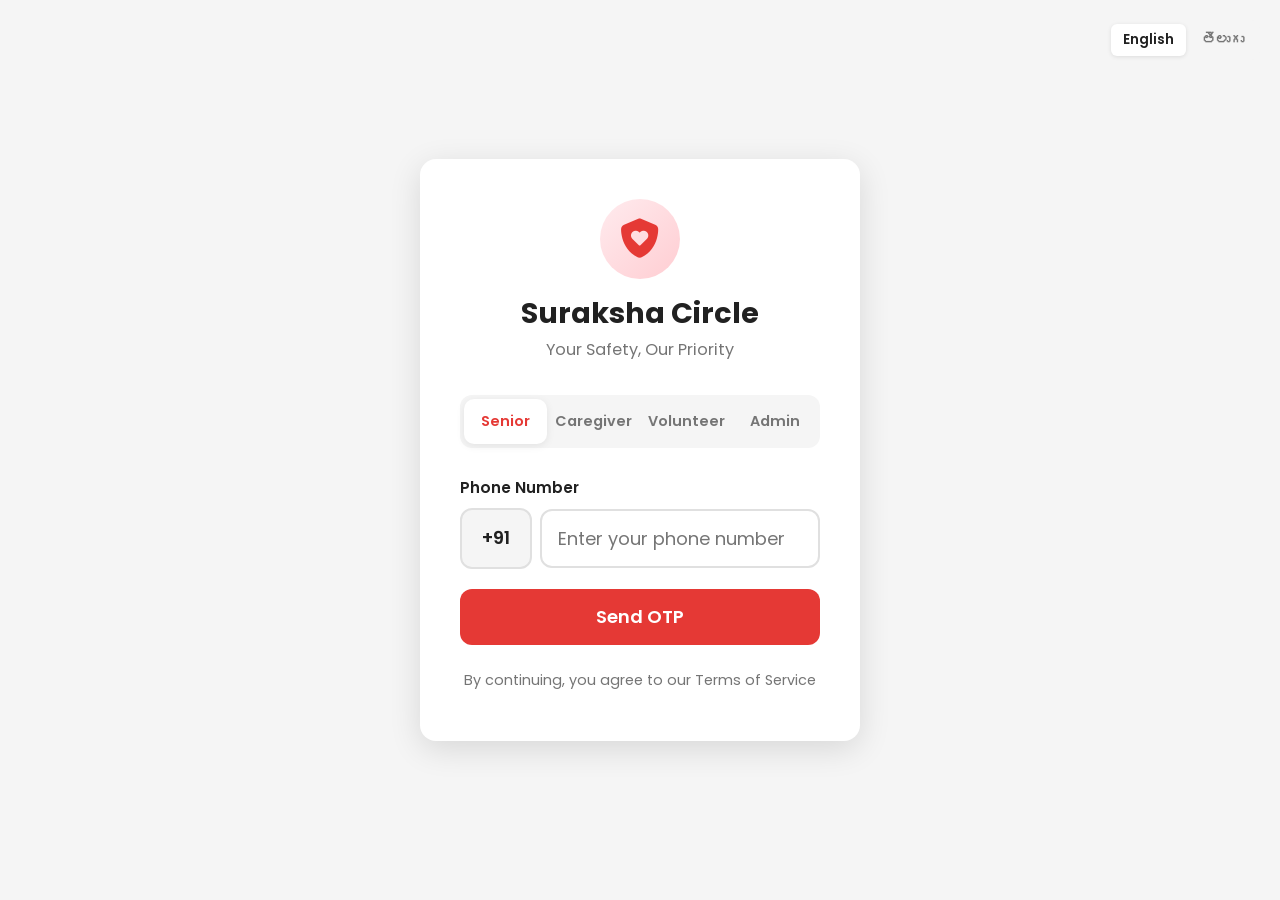
<file: 2nd project/index.html>
<!DOCTYPE html>
<html lang="en">
<head>
  <meta charset="UTF-8">
  <meta name="viewport" content="width=device-width, initial-scale=1.0">
  <title>Suraksha Circle – Login</title>
  <meta name="description" content="Suraksha Circle – Smart Senior Citizen Safety Web App. Login to access emergency services, medicine reminders, and health monitoring.">
  <link href="https://fonts.googleapis.com/css2?family=Poppins:wght@400;600;700&display=swap" rel="stylesheet">
  <link rel="stylesheet" href="https://cdnjs.cloudflare.com/ajax/libs/font-awesome/6.5.0/css/all.min.css">
  <link rel="stylesheet" href="css/style.css">
  <style>
    .login-page {
      min-height: 100vh;
      display: flex;
      align-items: center;
      justify-content: center;
      background: var(--bg);
      padding: 20px;
      position: relative;
    }

    .login-lang-toggle {
      position: absolute;
      top: 20px;
      right: 20px;
    }

    .login-card {
      background: var(--card-bg);
      border-radius: var(--radius-lg);
      padding: 40px;
      max-width: 440px;
      width: 100%;
      box-shadow: var(--shadow-lg);
      animation: fadeInUp 0.6s ease;
    }

    .login-logo {
      text-align: center;
      margin-bottom: 32px;
    }

    .login-logo .shield-icon {
      width: 80px;
      height: 80px;
      border-radius: 50%;
      background: linear-gradient(135deg, #FFEBEE, #FFCDD2);
      display: flex;
      align-items: center;
      justify-content: center;
      margin: 0 auto 16px;
    }

    .login-logo .shield-icon i {
      font-size: 2.2rem;
      color: var(--primary);
    }

    .login-logo h1 {
      font-size: 1.6rem;
      color: var(--text-primary);
      margin-bottom: 4px;
    }

    .login-logo p {
      color: var(--text-secondary);
      font-size: 0.9rem;
    }

    /* Role Tabs */
    .role-tabs {
      display: flex;
      background: var(--bg);
      border-radius: var(--radius);
      padding: 4px;
      margin-bottom: 28px;
    }

    .role-tabs button {
      flex: 1;
      padding: 12px 8px;
      border-radius: 10px;
      font-size: 0.8rem;
      font-weight: 600;
      background: transparent;
      color: var(--text-secondary);
      border: none;
      transition: var(--transition);
      min-height: auto;
    }

    .role-tabs button.active {
      background: var(--card-bg);
      color: var(--primary);
      box-shadow: 0 2px 8px rgba(0,0,0,0.08);
    }

    /* Phone Input */
    .phone-input-wrapper {
      display: flex;
      align-items: center;
      gap: 8px;
      margin-bottom: 20px;
    }

    .country-code {
      min-width: 72px;
      text-align: center;
      background: var(--bg);
      border: 2px solid var(--border);
      border-radius: var(--radius);
      padding: 14px 8px;
      font-weight: 600;
      color: var(--text-primary);
      font-size: 1rem;
    }

    .phone-input-wrapper input {
      flex: 1;
    }

    /* OTP Section */
    .otp-section {
      display: none;
      animation: fadeInUp 0.4s ease;
    }

    .otp-section.visible {
      display: block;
    }

    .otp-boxes {
      display: flex;
      gap: 10px;
      justify-content: center;
      margin: 20px 0;
    }

    .otp-boxes input {
      width: 52px;
      height: 60px;
      text-align: center;
      font-size: 1.4rem;
      font-weight: 700;
      border: 2px solid var(--border);
      border-radius: var(--radius);
      padding: 0;
      transition: var(--transition);
    }

    .otp-boxes input:focus {
      border-color: var(--secondary);
      box-shadow: 0 0 0 3px rgba(21,101,192,0.15);
    }

    .otp-timer {
      text-align: center;
      color: var(--text-secondary);
      font-size: 0.85rem;
      margin-bottom: 16px;
    }

    .otp-timer span {
      color: var(--primary);
      font-weight: 600;
    }

    .resend-link {
      color: var(--secondary);
      font-weight: 600;
      cursor: pointer;
      font-size: 0.85rem;
    }

    .resend-link:hover {
      text-decoration: underline;
    }

    .login-footer {
      text-align: center;
      margin-top: 24px;
      color: var(--text-secondary);
      font-size: 0.8rem;
    }

    @media (max-width: 480px) {
      .login-card {
        padding: 28px 20px;
      }

      .otp-boxes input {
        width: 44px;
        height: 52px;
        font-size: 1.2rem;
      }

      .role-tabs button {
        font-size: 0.72rem;
        padding: 10px 4px;
      }
    }
  </style>
</head>
<body>
  <div class="login-page">
    <!-- Language Toggle -->
    <div class="login-lang-toggle">
      <div class="lang-toggle">
        <button data-lang="en" class="active">English</button>
        <button data-lang="te">తెలుగు</button>
      </div>
    </div>

    <!-- Login Card -->
    <div class="login-card">
      <!-- Logo -->
      <div class="login-logo">
        <div class="shield-icon">
          <i class="fas fa-shield-heart"></i>
        </div>
        <h1 data-translate="Suraksha Circle">Suraksha Circle</h1>
        <p data-translate="Your Safety, Our Priority">Your Safety, Our Priority</p>
      </div>

      <!-- Role Tabs -->
      <div class="role-tabs" id="roleTabs">
        <button class="active" data-role="senior" data-translate="Senior">Senior</button>
        <button data-role="caregiver" data-translate="Caregiver">Caregiver</button>
        <button data-role="volunteer" data-translate="Volunteer">Volunteer</button>
        <button data-role="admin" data-translate="Admin">Admin</button>
      </div>

      <!-- Phone Input -->
      <div id="phoneSection">
        <div class="form-group">
          <label for="phoneInput" data-translate="Phone Number">Phone Number</label>
          <div class="phone-input-wrapper">
            <span class="country-code">+91</span>
            <input type="tel" id="phoneInput" placeholder="Enter your phone number" maxlength="10" inputmode="numeric">
          </div>
          <p class="form-error" id="phoneError">Please enter a valid 10-digit phone number</p>
        </div>
        <button class="btn btn-primary btn-block" id="sendOtpBtn" data-translate="Send OTP">
          Send OTP
        </button>
      </div>

      <!-- OTP Section -->
      <div class="otp-section" id="otpSection">
        <p style="text-align:center; margin-bottom: 8px; font-weight: 600;" data-translate="Enter OTP">Enter OTP</p>
        <p style="text-align:center; color: var(--text-secondary); font-size: 0.85rem; margin-bottom: 16px;">
          OTP sent to <span id="maskedPhone"></span>
        </p>
        <div class="otp-boxes" id="otpBoxes">
          <input type="tel" maxlength="1" inputmode="numeric" data-index="0">
          <input type="tel" maxlength="1" inputmode="numeric" data-index="1">
          <input type="tel" maxlength="1" inputmode="numeric" data-index="2">
          <input type="tel" maxlength="1" inputmode="numeric" data-index="3">
          <input type="tel" maxlength="1" inputmode="numeric" data-index="4">
          <input type="tel" maxlength="1" inputmode="numeric" data-index="5">
        </div>
        <div class="otp-timer">
          Resend OTP in <span id="otpTimer">30</span>s
        </div>
        <button class="btn btn-primary btn-block" id="verifyBtn" data-translate="Verify & Login">
          Verify & Login
        </button>
        <p style="text-align:center; margin-top: 12px;">
          <span class="resend-link hidden" id="resendLink" onclick="resendOtp()">Resend OTP</span>
        </p>
      </div>

      <!-- Footer -->
      <div class="login-footer">
        <p>By continuing, you agree to our Terms of Service</p>
      </div>
    </div>
  </div>

  <!-- Toast Container -->
  <div class="toast-container"></div>

  <script src="data/mock-data.js"></script>
  <script src="js/app.js"></script>
  <script>
    /* ---- Login Page Logic ---- */
    const phoneInput = document.getElementById('phoneInput');
    const sendOtpBtn = document.getElementById('sendOtpBtn');
    const otpSection = document.getElementById('otpSection');
    const phoneSection = document.getElementById('phoneSection');
    const verifyBtn = document.getElementById('verifyBtn');
    const phoneError = document.getElementById('phoneError');
    const otpInputs = document.querySelectorAll('#otpBoxes input');
    let selectedRole = 'senior';
    let timerInterval;

    /* Role Tab Selection */
    document.querySelectorAll('#roleTabs button').forEach(btn => {
      btn.addEventListener('click', function() {
        document.querySelectorAll('#roleTabs button').forEach(b => b.classList.remove('active'));
        this.classList.add('active');
        selectedRole = this.dataset.role;
      });
    });

    /* Send OTP */
    sendOtpBtn.addEventListener('click', function() {
      const phone = phoneInput.value.trim();
      if (phone.length !== 10 || !/^\d{10}$/.test(phone)) {
        phoneError.classList.add('visible');
        phoneInput.classList.add('error');
        return;
      }
      phoneError.classList.remove('visible');
      phoneInput.classList.remove('error');

      // Show loading
      sendOtpBtn.innerHTML = '<span class="spinner"></span> Sending...';
      sendOtpBtn.disabled = true;

      setTimeout(() => {
        otpSection.classList.add('visible');
        document.getElementById('maskedPhone').textContent = `+91 ${phone.substring(0,2)}****${phone.substring(6)}`;
        sendOtpBtn.innerHTML = 'Send OTP';
        sendOtpBtn.disabled = true;
        sendOtpBtn.style.opacity = '0.5';
        showToast('OTP sent successfully!', 'success');
        otpInputs[0].focus();
        startTimer();
      }, 1200);
    });

    /* OTP Input Auto-focus */
    otpInputs.forEach((input, index) => {
      input.addEventListener('input', function() {
        if (this.value.length === 1 && index < 5) {
          otpInputs[index + 1].focus();
        }
      });
      input.addEventListener('keydown', function(e) {
        if (e.key === 'Backspace' && !this.value && index > 0) {
          otpInputs[index - 1].focus();
        }
      });
      // Paste support
      input.addEventListener('paste', function(e) {
        e.preventDefault();
        const text = (e.clipboardData || window.clipboardData).getData('text').replace(/\D/g, '');
        for (let i = 0; i < Math.min(text.length, 6); i++) {
          otpInputs[i].value = text[i];
        }
        if (text.length >= 6) otpInputs[5].focus();
      });
    });

    /* Verify OTP */
    verifyBtn.addEventListener('click', function() {
      let otp = '';
      otpInputs.forEach(input => otp += input.value);

      if (otp.length !== 6) {
        showToast('Please enter all 6 digits', 'warning');
        return;
      }

      verifyBtn.innerHTML = '<span class="spinner"></span> Verifying...';
      verifyBtn.disabled = true;

      setTimeout(() => {
        localStorage.setItem('suraksha-role', selectedRole);
        showToast('Login successful!', 'success');
        setTimeout(() => {
          redirectToDashboard(selectedRole);
        }, 800);
      }, 1500);
    });

    /* OTP Timer */
    function startTimer() {
      let seconds = 30;
      const timerEl = document.getElementById('otpTimer');
      const resendLink = document.getElementById('resendLink');

      clearInterval(timerInterval);
      timerInterval = setInterval(() => {
        seconds--;
        timerEl.textContent = seconds;
        if (seconds <= 0) {
          clearInterval(timerInterval);
          document.querySelector('.otp-timer').style.display = 'none';
          resendLink.classList.remove('hidden');
        }
      }, 1000);
    }

    function resendOtp() {
      document.querySelector('.otp-timer').style.display = 'block';
      document.getElementById('resendLink').classList.add('hidden');
      otpInputs.forEach(i => i.value = '');
      otpInputs[0].focus();
      startTimer();
      showToast('OTP resent!', 'success');
    }

    /* Phone input validation – only numbers */
    phoneInput.addEventListener('input', function() {
      this.value = this.value.replace(/\D/g, '');
      if (this.classList.contains('error') && this.value.length === 10) {
        this.classList.remove('error');
        phoneError.classList.remove('visible');
      }
    });
  </script>
</body>
</html>
</file>
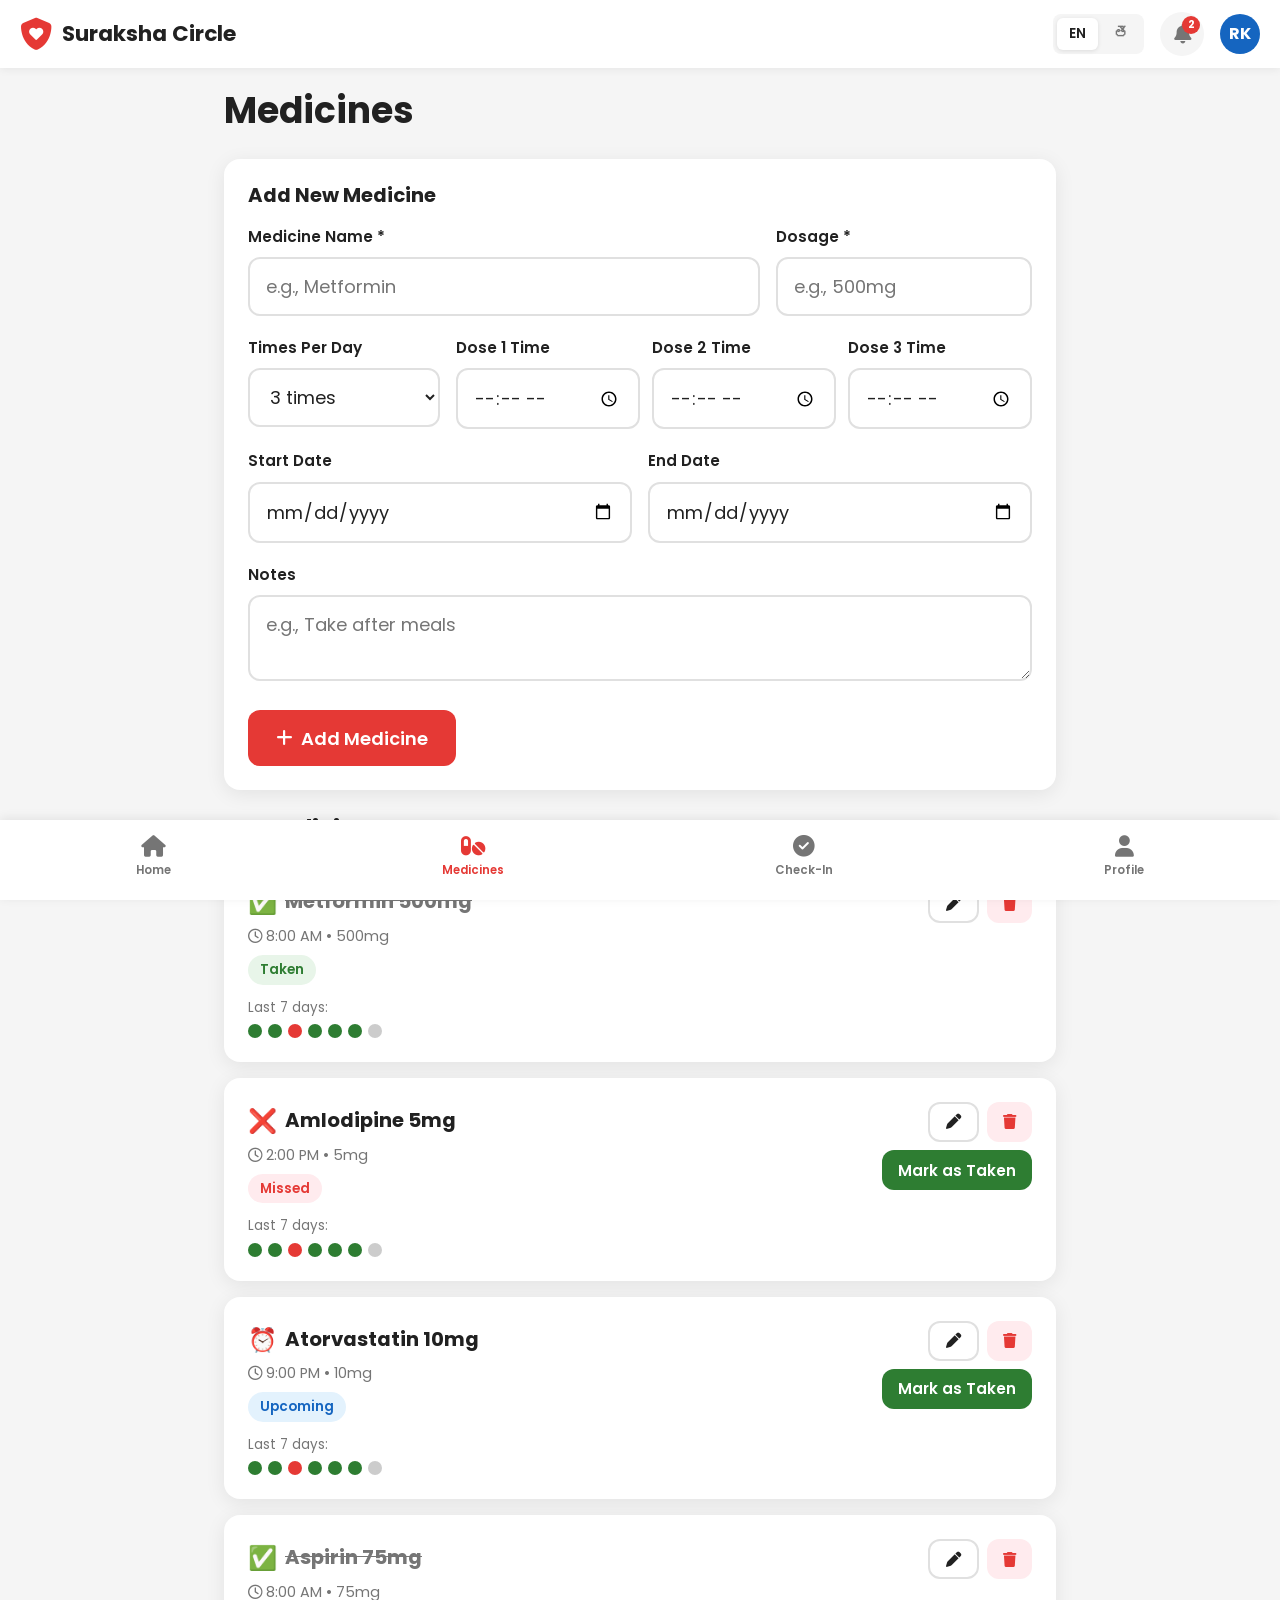
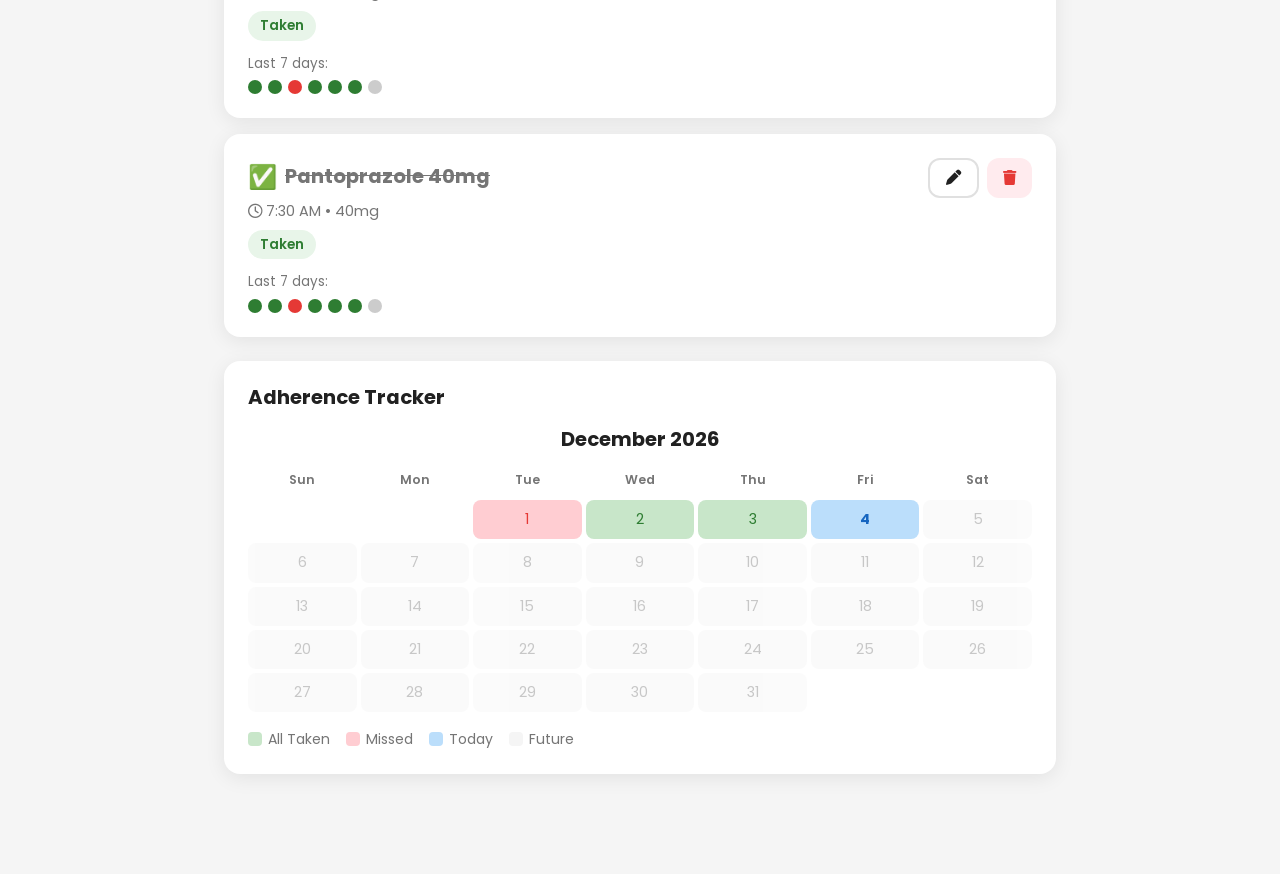
<file: 2nd project/medicines.html>
<!DOCTYPE html>
<html lang="en">
<head>
  <meta charset="UTF-8">
  <meta name="viewport" content="width=device-width, initial-scale=1.0">
  <title>Suraksha Circle – Medicine Management</title>
  <meta name="description" content="Manage daily medicines, track adherence, and view monthly compliance calendar.">
  <link href="https://fonts.googleapis.com/css2?family=Poppins:wght@400;600;700&display=swap" rel="stylesheet">
  <link rel="stylesheet" href="https://cdnjs.cloudflare.com/ajax/libs/font-awesome/6.5.0/css/all.min.css">
  <link rel="stylesheet" href="css/style.css">
</head>
<body>
  <div class="page-wrapper">
    <!-- Header -->
    <header class="app-header">
      <div class="logo"><i class="fas fa-shield-heart"></i><span>Suraksha Circle</span></div>
      <div class="header-actions">
        <div class="lang-toggle">
          <button data-lang="en" class="active">EN</button>
          <button data-lang="te">తె</button>
        </div>
        <button class="icon-btn"><i class="fas fa-bell"></i><span class="notification-badge">2</span></button>
        <div class="profile-dropdown">
          <div class="profile-avatar">RK</div>
          <div class="dropdown-menu">
            <a href="#"><i class="fas fa-user"></i> Profile</a>
            <a href="index.html"><i class="fas fa-arrow-right-arrow-left"></i> Switch Role</a>
            <div class="dropdown-divider"></div>
            <a href="#" onclick="logout()"><i class="fas fa-right-from-bracket"></i> Logout</a>
          </div>
        </div>
      </div>
    </header>

    <main class="main-content container">
      <h1 class="mb-3" data-translate="Medicines">💊 Medicines</h1>

      <!-- Add Medicine Form -->
      <div class="card mb-3 fade-on-scroll">
        <h3 class="card-title mb-2">Add New Medicine</h3>
        <form id="addMedicineForm">
          <div style="display:flex;gap:16px;flex-wrap:wrap;">
            <div class="form-group" style="flex:2;min-width:200px;">
              <label for="medName">Medicine Name *</label>
              <input type="text" id="medName" placeholder="e.g., Metformin" required>
              <p class="form-error" id="medNameError">Please enter medicine name</p>
            </div>
            <div class="form-group" style="flex:1;min-width:120px;">
              <label for="medDosage">Dosage *</label>
              <input type="text" id="medDosage" placeholder="e.g., 500mg" required>
              <p class="form-error" id="medDosageError">Please enter dosage</p>
            </div>
          </div>
          <div style="display:flex;gap:16px;flex-wrap:wrap;">
            <div class="form-group" style="flex:1;min-width:140px;">
              <label for="medTimesPerDay">Times Per Day</label>
              <select id="medTimesPerDay">
                <option value="1">1 time</option>
                <option value="2">2 times</option>
                <option value="3" selected>3 times</option>
              </select>
            </div>
            <div id="timeInputs" style="display:flex;gap:12px;flex-wrap:wrap;flex:3;min-width:200px;"></div>
          </div>
          <div style="display:flex;gap:16px;flex-wrap:wrap;">
            <div class="form-group" style="flex:1;min-width:140px;">
              <label for="medStartDate">Start Date</label>
              <input type="date" id="medStartDate">
            </div>
            <div class="form-group" style="flex:1;min-width:140px;">
              <label for="medEndDate">End Date</label>
              <input type="date" id="medEndDate">
            </div>
          </div>
          <div class="form-group">
            <label for="medNotes">Notes</label>
            <textarea id="medNotes" rows="2" placeholder="e.g., Take after meals" style="resize:vertical;"></textarea>
          </div>
          <button type="submit" class="btn btn-primary"><i class="fas fa-plus"></i> Add Medicine</button>
        </form>
      </div>

      <!-- Medicine List -->
      <h3 class="mb-2">My Medicines</h3>
      <div id="medicineListPage"></div>

      <!-- Adherence Calendar -->
      <div class="card mt-3 fade-on-scroll">
        <h3 class="card-title mb-2">Adherence Tracker</h3>
        <div id="adherenceCalendar"></div>
        <div style="display:flex;gap:16px;margin-top:16px;flex-wrap:wrap;">
          <div style="display:flex;align-items:center;gap:6px;font-size:0.78rem;color:var(--text-secondary);">
            <span style="width:14px;height:14px;border-radius:4px;background:#C8E6C9;display:inline-block;"></span> All Taken
          </div>
          <div style="display:flex;align-items:center;gap:6px;font-size:0.78rem;color:var(--text-secondary);">
            <span style="width:14px;height:14px;border-radius:4px;background:#FFCDD2;display:inline-block;"></span> Missed
          </div>
          <div style="display:flex;align-items:center;gap:6px;font-size:0.78rem;color:var(--text-secondary);">
            <span style="width:14px;height:14px;border-radius:4px;background:#BBDEFB;display:inline-block;"></span> Today
          </div>
          <div style="display:flex;align-items:center;gap:6px;font-size:0.78rem;color:var(--text-secondary);">
            <span style="width:14px;height:14px;border-radius:4px;background:#f5f5f5;display:inline-block;"></span> Future
          </div>
        </div>
      </div>
    </main>

    <!-- Bottom Nav -->
    <nav class="bottom-nav">
      <a href="senior.html"><i class="fas fa-house"></i><span>Home</span></a>
      <a href="medicines.html" class="active"><i class="fas fa-pills"></i><span>Medicines</span></a>
      <a href="senior.html"><i class="fas fa-circle-check"></i><span>Check-In</span></a>
      <a href="health-vault.html"><i class="fas fa-user"></i><span>Profile</span></a>
    </nav>
  </div>

  <script src="data/mock-data.js"></script>
  <script src="js/app.js"></script>
  <script src="js/medicines.js"></script>
</body>
</html>
</file>
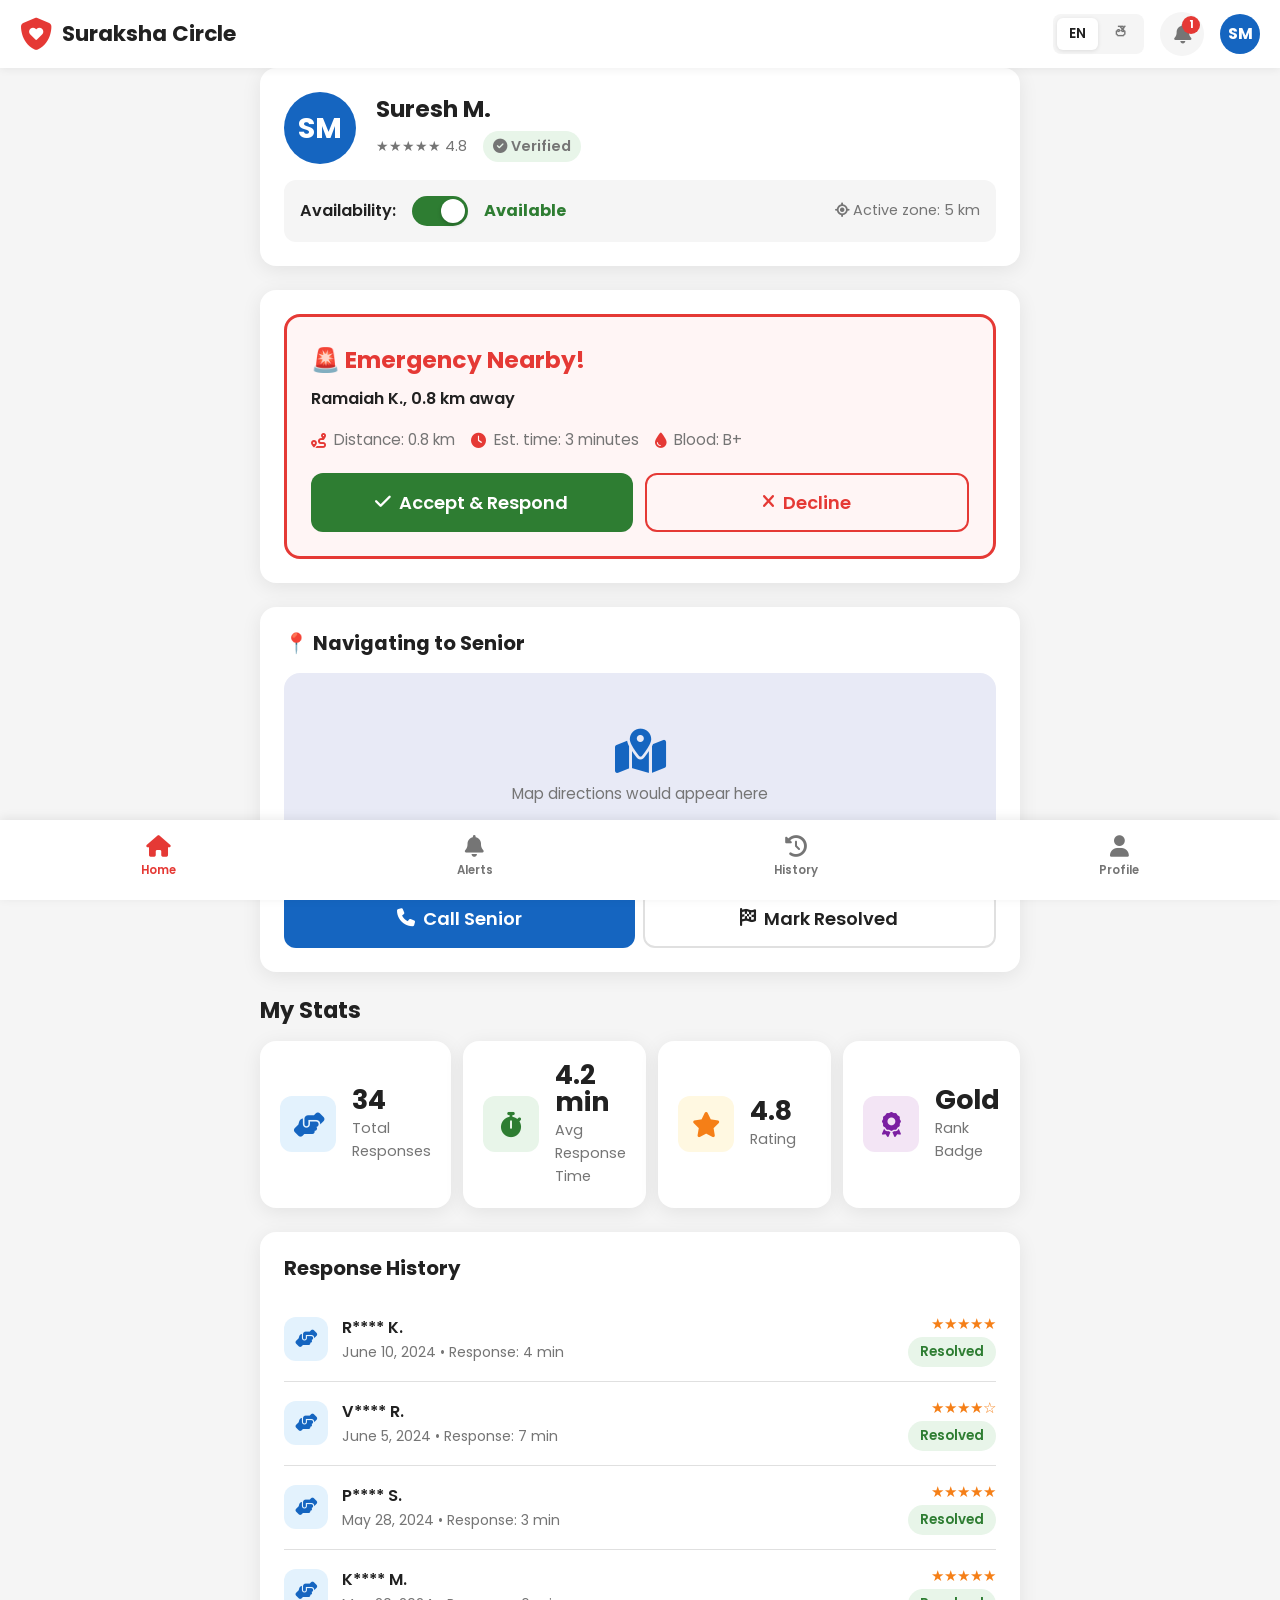
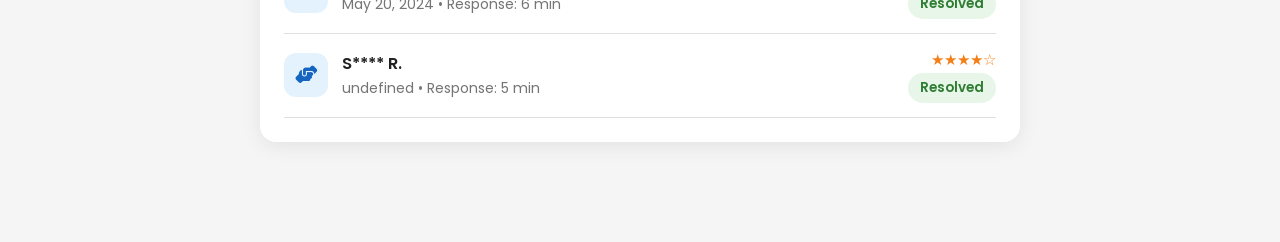
<file: 2nd project/volunteer.html>
<!DOCTYPE html>
<html lang="en">
<head>
  <meta charset="UTF-8">
  <meta name="viewport" content="width=device-width, initial-scale=1.0">
  <title>Suraksha Circle – Volunteer Panel</title>
  <meta name="description" content="Volunteer panel for accepting emergency alerts, managing availability, and tracking response history.">
  <link href="https://fonts.googleapis.com/css2?family=Poppins:wght@400;600;700&display=swap" rel="stylesheet">
  <link rel="stylesheet" href="https://cdnjs.cloudflare.com/ajax/libs/font-awesome/6.5.0/css/all.min.css">
  <link rel="stylesheet" href="css/style.css">
  <style>
    .volunteer-page { max-width: 800px; margin: 0 auto; padding: 0 20px 100px; }

    .volunteer-profile {
      display: flex; align-items: center; gap: 20px; flex-wrap: wrap;
    }
    .vol-avatar {
      width: 72px; height: 72px; border-radius: 50%;
      background: var(--secondary); color: white;
      display: flex; align-items: center; justify-content: center;
      font-size: 1.6rem; font-weight: 700; flex-shrink: 0;
    }
    .vol-info { flex: 1; min-width: 200px; }
    .vol-info h2 { font-size: 1.3rem; margin-bottom: 2px; }
    .vol-meta { display: flex; gap: 16px; align-items: center; flex-wrap: wrap; margin-top: 6px; }
    .vol-meta span { font-size: 0.8rem; color: var(--text-secondary); }
    .vol-stars { color: var(--warning); font-size: 0.9rem; }
    .verified-badge {
      display: inline-flex; align-items: center; gap: 4px;
      background: #E8F5E9; color: var(--accent); padding: 4px 10px;
      border-radius: 20px; font-size: 0.75rem; font-weight: 600;
    }

    .availability-row {
      display: flex; align-items: center; gap: 16px; margin-top: 16px;
      padding: 16px; background: var(--bg); border-radius: var(--radius);
    }
    .availability-row .avail-label { font-weight: 600; font-size: 0.9rem; }
    #availStatus { font-weight: 700; font-size: 0.9rem; color: var(--accent); }
    .zone-info { font-size: 0.8rem; color: var(--text-secondary); margin-left: auto; }

    /* Alert Card */
    .alert-card {
      border: 3px solid var(--primary); border-radius: var(--radius-lg);
      padding: 24px; background: #FFF5F5; animation: pulse-border 2s ease infinite;
    }
    @keyframes pulse-border {
      0%, 100% { border-color: var(--primary); }
      50% { border-color: #FFCDD2; }
    }
    @keyframes fadeOut {
      to { opacity: 0; transform: translateY(-10px); }
    }
    .alert-card .alert-title {
      font-size: 1.3rem; font-weight: 700; color: var(--primary); margin-bottom: 8px;
    }
    .alert-card .alert-details {
      display: flex; gap: 16px; flex-wrap: wrap; margin: 16px 0;
    }
    .alert-card .alert-details .detail {
      display: flex; align-items: center; gap: 8px; font-size: 0.85rem; color: var(--text-secondary);
    }
    .alert-card .alert-details .detail i { color: var(--primary); }
    .alert-actions { display: flex; gap: 12px; margin-top: 20px; }

    /* Response View */
    .response-view { display: none; }
    .response-map {
      background: #E8EAF6; border-radius: var(--radius-lg);
      height: 200px; display: flex; align-items: center; justify-content: center;
      flex-direction: column; margin-bottom: 16px;
    }
    .response-map i { font-size: 2.5rem; color: var(--secondary); margin-bottom: 8px; }
    .response-map p { font-size: 0.85rem; color: var(--text-secondary); }

    /* Stats */
    .vol-stats { display: grid; grid-template-columns: repeat(4, 1fr); gap: 12px; }
    @media (max-width: 600px) {
      .vol-stats { grid-template-columns: repeat(2, 1fr); }
      .volunteer-profile { flex-direction: column; align-items: flex-start; }
      .vol-info { min-width: auto; }
      .alert-actions { flex-direction: column; }
    }
  </style>
</head>
<body>
  <div class="page-wrapper">
    <!-- Header -->
    <header class="app-header">
      <div class="logo">
        <i class="fas fa-shield-heart"></i>
        <span>Suraksha Circle</span>
      </div>
      <div class="header-actions">
        <div class="lang-toggle">
          <button data-lang="en" class="active">EN</button>
          <button data-lang="te">తె</button>
        </div>
        <button class="icon-btn"><i class="fas fa-bell"></i><span class="notification-badge">1</span></button>
        <div class="profile-dropdown">
          <div class="profile-avatar">SM</div>
          <div class="dropdown-menu">
            <a href="#"><i class="fas fa-user"></i> Profile</a>
            <a href="index.html"><i class="fas fa-arrow-right-arrow-left"></i> Switch Role</a>
            <div class="dropdown-divider"></div>
            <a href="#" onclick="logout()"><i class="fas fa-right-from-bracket"></i> Logout</a>
          </div>
        </div>
      </div>
    </header>

    <!-- Main Content -->
    <main class="volunteer-page main-content">
      <!-- Profile Card -->
      <div class="card mb-3 fade-on-scroll">
        <div class="volunteer-profile">
          <div class="vol-avatar">SM</div>
          <div class="vol-info">
            <h2>Suresh M.</h2>
            <div class="vol-meta">
              <span class="vol-stars">★★★★★ 4.8</span>
              <span class="verified-badge"><i class="fas fa-circle-check"></i> Verified</span>
            </div>
          </div>
        </div>
        <div class="availability-row">
          <span class="avail-label">Availability:</span>
          <label class="toggle-switch">
            <input type="checkbox" id="availabilityToggle" checked>
            <span class="toggle-slider"></span>
          </label>
          <span id="availStatus">Available</span>
          <span class="zone-info"><i class="fas fa-location-crosshairs"></i> Active zone: 5 km</span>
        </div>
      </div>

      <!-- Incoming Alert -->
      <div class="card mb-3 fade-on-scroll" id="incomingAlert">
        <div class="alert-card">
          <div class="alert-title">🚨 Emergency Nearby!</div>
          <p style="font-size:0.9rem;color:var(--text-primary);font-weight:600;">Ramaiah K., 0.8 km away</p>
          <div class="alert-details">
            <div class="detail"><i class="fas fa-route"></i> Distance: 0.8 km</div>
            <div class="detail"><i class="fas fa-clock"></i> Est. time: 3 minutes</div>
            <div class="detail"><i class="fas fa-droplet"></i> Blood: B+</div>
          </div>
          <div class="alert-actions">
            <button class="btn btn-success btn-block" id="acceptAlert"><i class="fas fa-check"></i> Accept & Respond</button>
            <button class="btn btn-outline btn-block" id="declineAlert" style="color:var(--primary);border-color:var(--primary);"><i class="fas fa-xmark"></i> Decline</button>
          </div>
        </div>
      </div>

      <!-- Response View (shown after accept) -->
      <div class="card mb-3" id="responseView">
        <h3 class="card-title mb-2">📍 Navigating to Senior</h3>
        <div class="response-map">
          <i class="fas fa-map-location-dot"></i>
          <p>Map directions would appear here</p>
        </div>
        <div class="flex gap-1">
          <button class="btn btn-secondary btn-block"><i class="fas fa-phone"></i> Call Senior</button>
          <button class="btn btn-outline btn-block" onclick="showToast('Response completed!','success');this.closest('.card').innerHTML='<div style=\'text-align:center;padding:30px;\'><i class=\'fas fa-circle-check\' style=\'font-size:3rem;color:var(--accent);display:block;margin-bottom:12px;\'></i><h3>Response Completed!</h3><p style=\'color:var(--text-secondary);\'>Thank you for helping.</p></div>';"><i class="fas fa-flag-checkered"></i> Mark Resolved</button>
        </div>
      </div>

      <!-- Stats -->
      <h3 class="mb-2">My Stats</h3>
      <div class="vol-stats mb-3">
        <div class="stat-card fade-on-scroll">
          <div class="stat-icon blue"><i class="fas fa-hands-helping"></i></div>
          <div class="stat-info"><h3 data-count="34">0</h3><p>Total Responses</p></div>
        </div>
        <div class="stat-card fade-on-scroll">
          <div class="stat-icon green"><i class="fas fa-stopwatch"></i></div>
          <div class="stat-info"><h3>4.2 min</h3><p>Avg Response Time</p></div>
        </div>
        <div class="stat-card fade-on-scroll">
          <div class="stat-icon amber"><i class="fas fa-star"></i></div>
          <div class="stat-info"><h3>4.8</h3><p>Rating</p></div>
        </div>
        <div class="stat-card fade-on-scroll">
          <div class="stat-icon purple"><i class="fas fa-award"></i></div>
          <div class="stat-info"><h3>Gold</h3><p>Rank Badge</p></div>
        </div>
      </div>

      <!-- Response History -->
      <div class="card fade-on-scroll">
        <h3 class="card-title mb-2">Response History</h3>
        <div id="responseHistoryList"></div>
      </div>
    </main>

    <!-- Bottom Nav -->
    <nav class="bottom-nav">
      <a href="volunteer.html" class="active"><i class="fas fa-house"></i><span>Home</span></a>
      <a href="#"><i class="fas fa-bell"></i><span>Alerts</span></a>
      <a href="#"><i class="fas fa-clock-rotate-left"></i><span>History</span></a>
      <a href="#"><i class="fas fa-user"></i><span>Profile</span></a>
    </nav>
  </div>

  <script src="data/mock-data.js"></script>
  <script src="js/app.js"></script>
  <script src="js/volunteer.js"></script>
</body>
</html>
</file>
<file: 2nd project/css/style.css>
/* ============================================================
   SURAKSHA CIRCLE – Global Styles
   Design system, shared components, responsive layout
   ============================================================ */

/* ---------- CSS Variables ---------- */
:root {
  --primary: #E53935;
  --primary-dark: #C62828;
  --primary-light: #EF5350;
  --secondary: #1565C0;
  --secondary-dark: #0D47A1;
  --secondary-light: #1E88E5;
  --accent: #2E7D32;
  --accent-light: #43A047;
  --warning: #F57F17;
  --warning-light: #F9A825;
  --bg: #F5F5F5;
  --card-bg: #FFFFFF;
  --text-primary: #212121;
  --text-secondary: #757575;
  --border: #E0E0E0;
  --shadow: 0 4px 20px rgba(0,0,0,0.08);
  --shadow-lg: 0 8px 32px rgba(0,0,0,0.12);
  --radius: 12px;
  --radius-lg: 16px;
  --transition: all 0.3s ease;
  --font: 'Poppins', sans-serif;
  --purple: #7B1FA2;
  --purple-light: #9C27B0;
  --orange: #E65100;
  --orange-light: #F57C00;
}

/* ---------- Reset & Base ---------- */
*, *::before, *::after {
  margin: 0;
  padding: 0;
  box-sizing: border-box;
}

html {
  font-size: 18px;
  scroll-behavior: smooth;
}

body {
  font-family: var(--font);
  font-weight: 400;
  color: var(--text-primary);
  background: var(--bg);
  line-height: 1.6;
  min-height: 100vh;
  -webkit-font-smoothing: antialiased;
}

a {
  text-decoration: none;
  color: inherit;
}

ul, ol {
  list-style: none;
}

img {
  max-width: 100%;
  display: block;
}

button {
  cursor: pointer;
  font-family: var(--font);
  font-weight: 600;
  border: none;
  outline: none;
  transition: var(--transition);
}

input, select, textarea {
  font-family: var(--font);
  font-size: 1rem;
  outline: none;
  border: 2px solid var(--border);
  border-radius: var(--radius);
  padding: 14px 16px;
  transition: var(--transition);
  width: 100%;
  background: var(--card-bg);
  color: var(--text-primary);
}

input:focus, select:focus, textarea:focus {
  border-color: var(--secondary);
  box-shadow: 0 0 0 3px rgba(21,101,192,0.15);
}

/* ---------- Typography ---------- */
h1, h2, h3, h4, h5, h6 {
  font-weight: 700;
  line-height: 1.3;
  color: var(--text-primary);
}

h1 { font-size: 2rem; }
h2 { font-size: 1.5rem; }
h3 { font-size: 1.25rem; }
h4 { font-size: 1.1rem; }

p {
  color: var(--text-secondary);
  margin-bottom: 0.5rem;
}

/* ---------- Layout Utilities ---------- */
.container {
  max-width: 1200px;
  margin: 0 auto;
  padding: 0 20px;
}

.page-wrapper {
  min-height: 100vh;
  display: flex;
  flex-direction: column;
}

.main-content {
  flex: 1;
  padding: 20px;
  padding-bottom: 100px;
}

.grid-2 {
  display: grid;
  grid-template-columns: repeat(2, 1fr);
  gap: 16px;
}

.grid-4 {
  display: grid;
  grid-template-columns: repeat(4, 1fr);
  gap: 16px;
}

/* ---------- Header ---------- */
.app-header {
  background: var(--card-bg);
  padding: 12px 20px;
  display: flex;
  align-items: center;
  justify-content: space-between;
  box-shadow: 0 2px 8px rgba(0,0,0,0.06);
  position: sticky;
  top: 0;
  z-index: 100;
}

.app-header .logo {
  display: flex;
  align-items: center;
  gap: 10px;
}

.app-header .logo i {
  font-size: 1.8rem;
  color: var(--primary);
}

.app-header .logo span {
  font-size: 1.2rem;
  font-weight: 700;
  color: var(--text-primary);
}

.header-actions {
  display: flex;
  align-items: center;
  gap: 16px;
}

.header-actions .icon-btn {
  width: 44px;
  height: 44px;
  border-radius: 50%;
  display: flex;
  align-items: center;
  justify-content: center;
  background: var(--bg);
  color: var(--text-secondary);
  font-size: 1.1rem;
  position: relative;
  border: none;
}

.header-actions .icon-btn:hover {
  background: var(--border);
  color: var(--text-primary);
}

.notification-badge {
  position: absolute;
  top: 4px;
  right: 4px;
  width: 18px;
  height: 18px;
  background: var(--primary);
  color: white;
  border-radius: 50%;
  font-size: 0.6rem;
  display: flex;
  align-items: center;
  justify-content: center;
  font-weight: 700;
}

/* Profile Dropdown */
.profile-dropdown {
  position: relative;
}

.profile-avatar {
  width: 40px;
  height: 40px;
  border-radius: 50%;
  background: var(--secondary);
  color: white;
  display: flex;
  align-items: center;
  justify-content: center;
  font-weight: 700;
  font-size: 0.9rem;
  cursor: pointer;
}

.dropdown-menu {
  position: absolute;
  top: 52px;
  right: 0;
  background: var(--card-bg);
  border-radius: var(--radius);
  box-shadow: var(--shadow-lg);
  min-width: 200px;
  padding: 8px 0;
  display: none;
  z-index: 200;
}

.dropdown-menu.active {
  display: block;
  animation: fadeIn 0.2s ease;
}

.dropdown-menu a {
  display: flex;
  align-items: center;
  gap: 10px;
  padding: 12px 20px;
  color: var(--text-primary);
  font-size: 0.9rem;
  transition: var(--transition);
}

.dropdown-menu a:hover {
  background: var(--bg);
}

.dropdown-menu a i {
  width: 20px;
  text-align: center;
  color: var(--text-secondary);
}

.dropdown-divider {
  height: 1px;
  background: var(--border);
  margin: 4px 0;
}

/* ---------- Cards ---------- */
.card {
  background: var(--card-bg);
  border-radius: var(--radius-lg);
  padding: 24px;
  box-shadow: var(--shadow);
  transition: var(--transition);
}

.card:hover {
  box-shadow: var(--shadow-lg);
}

.card-title {
  font-size: 1.1rem;
  font-weight: 700;
  margin-bottom: 8px;
}

.card-subtitle {
  font-size: 0.85rem;
  color: var(--text-secondary);
}

/* Stat Cards */
.stat-card {
  background: var(--card-bg);
  border-radius: var(--radius-lg);
  padding: 20px;
  box-shadow: var(--shadow);
  display: flex;
  align-items: center;
  gap: 16px;
}

.stat-card .stat-icon {
  width: 56px;
  height: 56px;
  border-radius: var(--radius);
  display: flex;
  align-items: center;
  justify-content: center;
  font-size: 1.4rem;
  flex-shrink: 0;
}

.stat-card .stat-info h3 {
  font-size: 1.5rem;
  font-weight: 700;
  line-height: 1;
}

.stat-card .stat-info p {
  font-size: 0.8rem;
  color: var(--text-secondary);
  margin: 4px 0 0;
}

/* Color variants for stat icons */
.stat-icon.red { background: #FFEBEE; color: var(--primary); }
.stat-icon.green { background: #E8F5E9; color: var(--accent); }
.stat-icon.blue { background: #E3F2FD; color: var(--secondary); }
.stat-icon.amber { background: #FFF8E1; color: var(--warning); }
.stat-icon.purple { background: #F3E5F5; color: var(--purple); }
.stat-icon.orange { background: #FFF3E0; color: var(--orange); }

/* ---------- Buttons ---------- */
.btn {
  display: inline-flex;
  align-items: center;
  justify-content: center;
  gap: 8px;
  min-height: 56px;
  padding: 14px 28px;
  border-radius: var(--radius);
  font-size: 1rem;
  font-weight: 600;
  transition: var(--transition);
  border: none;
  cursor: pointer;
}

.btn-primary {
  background: var(--primary);
  color: white;
}
.btn-primary:hover {
  background: var(--primary-dark);
  transform: translateY(-1px);
}

.btn-secondary {
  background: var(--secondary);
  color: white;
}
.btn-secondary:hover {
  background: var(--secondary-dark);
  transform: translateY(-1px);
}

.btn-success {
  background: var(--accent);
  color: white;
}
.btn-success:hover {
  background: var(--accent-light);
  transform: translateY(-1px);
}

.btn-danger {
  background: var(--primary);
  color: white;
}
.btn-danger:hover {
  background: var(--primary-dark);
}

.btn-outline {
  background: transparent;
  border: 2px solid var(--border);
  color: var(--text-primary);
}
.btn-outline:hover {
  border-color: var(--secondary);
  color: var(--secondary);
}

.btn-sm {
  min-height: 40px;
  padding: 8px 16px;
  font-size: 0.85rem;
}

.btn-block {
  width: 100%;
}

.btn:disabled {
  opacity: 0.6;
  cursor: not-allowed;
  transform: none !important;
}

/* Button loading spinner */
.btn .spinner {
  width: 20px;
  height: 20px;
  border: 3px solid rgba(255,255,255,0.3);
  border-top-color: white;
  border-radius: 50%;
  animation: spin 0.8s linear infinite;
}

/* ---------- Bottom Navigation ---------- */
.bottom-nav {
  position: fixed;
  bottom: 0;
  left: 0;
  right: 0;
  background: var(--card-bg);
  display: flex;
  justify-content: space-around;
  padding: 8px 0 12px;
  box-shadow: 0 -2px 10px rgba(0,0,0,0.08);
  z-index: 90;
}

.bottom-nav a {
  display: flex;
  flex-direction: column;
  align-items: center;
  gap: 4px;
  padding: 8px 16px;
  color: var(--text-secondary);
  font-size: 0.65rem;
  font-weight: 600;
  border-radius: 8px;
  min-width: 64px;
  transition: var(--transition);
}

.bottom-nav a i {
  font-size: 1.2rem;
}

.bottom-nav a.active {
  color: var(--primary);
}

.bottom-nav a:hover {
  color: var(--primary);
  background: #FFEBEE;
}

/* ---------- Sidebar (Desktop) ---------- */
.dashboard-layout {
  display: flex;
  min-height: 100vh;
}

.sidebar {
  width: 260px;
  background: var(--card-bg);
  box-shadow: 2px 0 10px rgba(0,0,0,0.06);
  padding: 20px 0;
  display: flex;
  flex-direction: column;
  position: fixed;
  top: 0;
  bottom: 0;
  left: 0;
  z-index: 80;
  transition: var(--transition);
  overflow-y: auto;
}

.sidebar.collapsed {
  width: 72px;
}

.sidebar .sidebar-logo {
  display: flex;
  align-items: center;
  gap: 12px;
  padding: 12px 24px 24px;
  border-bottom: 1px solid var(--border);
  margin-bottom: 12px;
}

.sidebar .sidebar-logo i {
  font-size: 1.8rem;
  color: var(--primary);
  flex-shrink: 0;
}

.sidebar .sidebar-logo span {
  font-size: 1.1rem;
  font-weight: 700;
  white-space: nowrap;
}

.sidebar.collapsed .sidebar-logo span,
.sidebar.collapsed .sidebar-link span {
  display: none;
}

.sidebar-link {
  display: flex;
  align-items: center;
  gap: 12px;
  padding: 14px 24px;
  color: var(--text-secondary);
  font-weight: 500;
  font-size: 0.9rem;
  transition: var(--transition);
  border-left: 3px solid transparent;
}

.sidebar-link:hover {
  background: var(--bg);
  color: var(--text-primary);
}

.sidebar-link.active {
  background: #FFEBEE;
  color: var(--primary);
  border-left-color: var(--primary);
  font-weight: 600;
}

.sidebar-link i {
  width: 24px;
  text-align: center;
  font-size: 1.1rem;
  flex-shrink: 0;
}

.sidebar-toggle {
  padding: 12px 24px;
  margin-top: auto;
  border-top: 1px solid var(--border);
}

.dashboard-main {
  flex: 1;
  margin-left: 260px;
  transition: var(--transition);
}

.sidebar.collapsed + .dashboard-main {
  margin-left: 72px;
}

/* ---------- Modals ---------- */
.modal-overlay {
  position: fixed;
  top: 0;
  left: 0;
  right: 0;
  bottom: 0;
  background: rgba(0,0,0,0.5);
  display: none;
  align-items: center;
  justify-content: center;
  z-index: 1000;
  padding: 20px;
  animation: fadeIn 0.3s ease;
}

.modal-overlay.active {
  display: flex;
}

.modal {
  background: var(--card-bg);
  border-radius: var(--radius-lg);
  padding: 32px;
  max-width: 480px;
  width: 100%;
  max-height: 90vh;
  overflow-y: auto;
  box-shadow: var(--shadow-lg);
  animation: slideUp 0.3s ease;
}

.modal-header {
  display: flex;
  align-items: center;
  justify-content: space-between;
  margin-bottom: 20px;
}

.modal-header h2 {
  font-size: 1.3rem;
}

.modal-close {
  width: 40px;
  height: 40px;
  border-radius: 50%;
  display: flex;
  align-items: center;
  justify-content: center;
  background: var(--bg);
  color: var(--text-secondary);
  font-size: 1.1rem;
  border: none;
  cursor: pointer;
  transition: var(--transition);
}

.modal-close:hover {
  background: var(--border);
  color: var(--text-primary);
}

/* SOS Modal - Full screen red overlay */
.sos-modal-overlay {
  background: rgba(229, 57, 53, 0.95);
}

.sos-modal-overlay .modal {
  background: white;
  text-align: center;
}

.sos-modal-overlay .modal i {
  font-size: 3rem;
  color: var(--primary);
  margin-bottom: 16px;
}

.sos-modal-overlay .modal h2 {
  color: var(--primary);
  font-size: 1.5rem;
  margin-bottom: 8px;
}

/* ---------- Toast Notifications ---------- */
.toast-container {
  position: fixed;
  top: 20px;
  right: 20px;
  z-index: 2000;
  display: flex;
  flex-direction: column;
  gap: 10px;
}

.toast {
  background: var(--card-bg);
  border-radius: var(--radius);
  padding: 16px 20px;
  display: flex;
  align-items: center;
  gap: 12px;
  box-shadow: var(--shadow-lg);
  min-width: 300px;
  max-width: 420px;
  animation: slideInRight 0.4s ease;
  border-left: 4px solid;
}

.toast.success { border-left-color: var(--accent); }
.toast.warning { border-left-color: var(--warning); }
.toast.error { border-left-color: var(--primary); }
.toast.info { border-left-color: var(--secondary); }

.toast i {
  font-size: 1.2rem;
  flex-shrink: 0;
}
.toast.success i { color: var(--accent); }
.toast.warning i { color: var(--warning); }
.toast.error i { color: var(--primary); }
.toast.info i { color: var(--secondary); }

.toast .toast-message {
  flex: 1;
  font-size: 0.85rem;
  font-weight: 500;
  color: var(--text-primary);
}

.toast .toast-close {
  background: none;
  border: none;
  color: var(--text-secondary);
  cursor: pointer;
  padding: 4px;
  font-size: 0.9rem;
}

.toast-exit {
  animation: slideOutRight 0.3s ease forwards;
}

/* ---------- Badges / Tags ---------- */
.badge {
  display: inline-flex;
  align-items: center;
  padding: 4px 12px;
  border-radius: 20px;
  font-size: 0.75rem;
  font-weight: 600;
}

.badge-red { background: #FFEBEE; color: var(--primary); }
.badge-green { background: #E8F5E9; color: var(--accent); }
.badge-blue { background: #E3F2FD; color: var(--secondary); }
.badge-amber { background: #FFF8E1; color: var(--warning); }
.badge-purple { background: #F3E5F5; color: var(--purple); }

.tag {
  display: inline-flex;
  align-items: center;
  padding: 6px 14px;
  border-radius: 8px;
  font-size: 0.8rem;
  font-weight: 600;
  gap: 6px;
}

.tag-red { background: #FFEBEE; color: var(--primary); }
.tag-green { background: #E8F5E9; color: var(--accent); }

/* ---------- Tables ---------- */
.data-table {
  width: 100%;
  border-collapse: collapse;
  font-size: 0.85rem;
}

.data-table thead th {
  background: var(--bg);
  padding: 14px 16px;
  text-align: left;
  font-weight: 600;
  color: var(--text-secondary);
  font-size: 0.8rem;
  text-transform: uppercase;
  letter-spacing: 0.5px;
  border-bottom: 2px solid var(--border);
}

.data-table tbody td {
  padding: 14px 16px;
  border-bottom: 1px solid var(--border);
  vertical-align: middle;
}

.data-table tbody tr:hover {
  background: #FAFAFA;
}

.data-table tbody tr:last-child td {
  border-bottom: none;
}

/* ---------- Status Toggle ---------- */
.toggle-switch {
  position: relative;
  width: 56px;
  height: 30px;
  cursor: pointer;
}

.toggle-switch input {
  opacity: 0;
  width: 0;
  height: 0;
  position: absolute;
}

.toggle-slider {
  position: absolute;
  top: 0;
  left: 0;
  right: 0;
  bottom: 0;
  background: var(--border);
  border-radius: 30px;
  transition: var(--transition);
}

.toggle-slider::before {
  content: '';
  position: absolute;
  width: 24px;
  height: 24px;
  left: 3px;
  bottom: 3px;
  background: white;
  border-radius: 50%;
  transition: var(--transition);
  box-shadow: 0 2px 4px rgba(0,0,0,0.2);
}

.toggle-switch input:checked + .toggle-slider {
  background: var(--accent);
}

.toggle-switch input:checked + .toggle-slider::before {
  transform: translateX(26px);
}

/* ---------- Search Input ---------- */
.search-box {
  position: relative;
  max-width: 400px;
}

.search-box input {
  padding-left: 44px;
}

.search-box i {
  position: absolute;
  left: 16px;
  top: 50%;
  transform: translateY(-50%);
  color: var(--text-secondary);
}

/* ---------- Pagination ---------- */
.pagination {
  display: flex;
  align-items: center;
  justify-content: center;
  gap: 8px;
  margin-top: 20px;
}

.pagination button {
  min-width: 40px;
  height: 40px;
  border-radius: 8px;
  display: flex;
  align-items: center;
  justify-content: center;
  background: var(--card-bg);
  border: 1px solid var(--border);
  color: var(--text-secondary);
  font-size: 0.85rem;
  font-weight: 600;
}

.pagination button.active {
  background: var(--primary);
  color: white;
  border-color: var(--primary);
}

.pagination button:hover:not(.active) {
  background: var(--bg);
}

/* ---------- Language Toggle ---------- */
.lang-toggle {
  display: flex;
  align-items: center;
  gap: 4px;
  background: var(--bg);
  border-radius: 8px;
  padding: 4px;
}

.lang-toggle button {
  padding: 6px 12px;
  border-radius: 6px;
  font-size: 0.75rem;
  font-weight: 600;
  background: transparent;
  color: var(--text-secondary);
  border: none;
  transition: var(--transition);
  min-height: auto;
}

.lang-toggle button.active {
  background: var(--card-bg);
  color: var(--text-primary);
  box-shadow: 0 1px 4px rgba(0,0,0,0.1);
}

/* ---------- Form Validation ---------- */
.form-group {
  margin-bottom: 20px;
}

.form-group label {
  display: block;
  font-weight: 600;
  font-size: 0.85rem;
  margin-bottom: 8px;
  color: var(--text-primary);
}

.form-error {
  color: var(--primary);
  font-size: 0.78rem;
  margin-top: 6px;
  display: none;
}

.form-error.visible {
  display: block;
}

input.error, select.error {
  border-color: var(--primary);
}

/* ---------- Skeleton Loading ---------- */
.skeleton {
  background: linear-gradient(90deg, #f0f0f0 25%, #e0e0e0 50%, #f0f0f0 75%);
  background-size: 200% 100%;
  animation: skeleton-loading 1.5s infinite;
  border-radius: var(--radius);
}

.skeleton-text {
  height: 18px;
  margin-bottom: 8px;
  width: 80%;
}

.skeleton-title {
  height: 28px;
  margin-bottom: 12px;
  width: 60%;
}

.skeleton-circle {
  width: 56px;
  height: 56px;
  border-radius: 50%;
}

.skeleton-card {
  height: 120px;
  border-radius: var(--radius-lg);
}

/* ---------- Progress Bar ---------- */
.progress-bar {
  width: 100%;
  height: 8px;
  background: var(--border);
  border-radius: 4px;
  overflow: hidden;
}

.progress-fill {
  height: 100%;
  border-radius: 4px;
  transition: width 1s ease;
}

.progress-fill.green { background: var(--accent); }
.progress-fill.red { background: var(--primary); }
.progress-fill.blue { background: var(--secondary); }
.progress-fill.amber { background: var(--warning); }

/* ---------- Circular Progress ---------- */
.circular-progress {
  position: relative;
  width: 140px;
  height: 140px;
}

.circular-progress svg {
  transform: rotate(-90deg);
}

.circular-progress circle {
  fill: none;
  stroke-width: 10;
  stroke-linecap: round;
}

.circular-progress .bg-circle {
  stroke: var(--border);
}

.circular-progress .progress-circle {
  transition: stroke-dashoffset 1s ease;
}

.circular-progress .progress-text {
  position: absolute;
  top: 50%;
  left: 50%;
  transform: translate(-50%, -50%);
  text-align: center;
}

.circular-progress .progress-text .score {
  font-size: 2rem;
  font-weight: 700;
  line-height: 1;
}

.circular-progress .progress-text .label {
  font-size: 0.7rem;
  color: var(--text-secondary);
}

/* ---------- Alert Banner ---------- */
.alert-banner {
  background: var(--primary);
  color: white;
  padding: 14px 20px;
  display: flex;
  align-items: center;
  justify-content: center;
  gap: 12px;
  font-weight: 600;
  font-size: 0.95rem;
  animation: slideDown 0.5s ease;
}

.alert-banner.hidden {
  display: none;
}

.alert-banner i {
  animation: pulse-icon 1s ease infinite;
}

/* ---------- Animations ---------- */
@keyframes fadeIn {
  from { opacity: 0; }
  to { opacity: 1; }
}

@keyframes fadeInUp {
  from { opacity: 0; transform: translateY(20px); }
  to { opacity: 1; transform: translateY(0); }
}

@keyframes slideUp {
  from { opacity: 0; transform: translateY(30px); }
  to { opacity: 1; transform: translateY(0); }
}

@keyframes slideDown {
  from { transform: translateY(-100%); }
  to { transform: translateY(0); }
}

@keyframes slideInRight {
  from { opacity: 0; transform: translateX(100px); }
  to { opacity: 1; transform: translateX(0); }
}

@keyframes slideOutRight {
  from { opacity: 1; transform: translateX(0); }
  to { opacity: 0; transform: translateX(100px); }
}

@keyframes spin {
  to { transform: rotate(360deg); }
}

@keyframes pulse {
  0% { box-shadow: 0 0 0 0 rgba(229, 57, 53, 0.6); }
  70% { box-shadow: 0 0 0 25px rgba(229, 57, 53, 0); }
  100% { box-shadow: 0 0 0 0 rgba(229, 57, 53, 0); }
}

@keyframes pulse-icon {
  0%, 100% { opacity: 1; }
  50% { opacity: 0.5; }
}

@keyframes skeleton-loading {
  0% { background-position: 200% 0; }
  100% { background-position: -200% 0; }
}

@keyframes bounce {
  0%, 100% { transform: scale(1); }
  50% { transform: scale(1.1); }
}

@keyframes countUp {
  from { opacity: 0; transform: translateY(10px); }
  to { opacity: 1; transform: translateY(0); }
}

/* ---------- Emergency Pulse for SOS ---------- */
.sos-pulse {
  animation: pulse 1.5s ease infinite;
}

/* ---------- Scroll Fade-In ---------- */
.fade-on-scroll {
  opacity: 0;
  transform: translateY(20px);
  transition: opacity 0.6s ease, transform 0.6s ease;
}

.fade-on-scroll.visible {
  opacity: 1;
  transform: translateY(0);
}

/* ---------- Medicine Strikethrough ---------- */
.medicine-taken .medicine-name {
  text-decoration: line-through;
  color: var(--text-secondary);
}

.medicine-taken {
  opacity: 0.7;
}

/* ---------- Responsive Breakpoints ---------- */

/* Tablet: 768px */
@media (max-width: 768px) {
  html { font-size: 16px; }

  .grid-4 {
    grid-template-columns: repeat(2, 1fr);
  }

  .sidebar {
    display: none;
  }

  .dashboard-main {
    margin-left: 0;
  }

  .modal {
    padding: 24px;
    margin: 10px;
  }

  .stat-card {
    padding: 16px;
  }

  h1 { font-size: 1.6rem; }
  h2 { font-size: 1.3rem; }

  .toast {
    min-width: 260px;
    max-width: 340px;
  }
}

/* Mobile: 480px */
@media (max-width: 480px) {
  html { font-size: 16px; }

  .grid-2 {
    grid-template-columns: 1fr;
  }

  .grid-4 {
    grid-template-columns: 1fr;
  }

  .container {
    padding: 0 12px;
  }

  .main-content {
    padding: 12px;
    padding-bottom: 90px;
  }

  .card {
    padding: 16px;
  }

  .btn {
    min-height: 48px;
    padding: 12px 20px;
  }

  .data-table {
    font-size: 0.78rem;
  }

  .data-table thead th,
  .data-table tbody td {
    padding: 10px 8px;
  }

  .toast-container {
    right: 10px;
    left: 10px;
  }

  .toast {
    min-width: auto;
    max-width: 100%;
  }
}

/* Desktop: 1024px+ */
@media (min-width: 1024px) {
  .mobile-only {
    display: none;
  }
}

@media (max-width: 1023px) {
  .desktop-only {
    display: none;
  }
}

/* ---------- Utility Classes ---------- */
.text-center { text-align: center; }
.text-right { text-align: right; }
.mt-1 { margin-top: 8px; }
.mt-2 { margin-top: 16px; }
.mt-3 { margin-top: 24px; }
.mb-1 { margin-bottom: 8px; }
.mb-2 { margin-bottom: 16px; }
.mb-3 { margin-bottom: 24px; }
.gap-1 { gap: 8px; }
.gap-2 { gap: 16px; }
.flex { display: flex; }
.flex-col { flex-direction: column; }
.items-center { align-items: center; }
.justify-between { justify-content: space-between; }
.flex-wrap { flex-wrap: wrap; }
.w-full { width: 100%; }
.hidden { display: none !important; }
</file>
